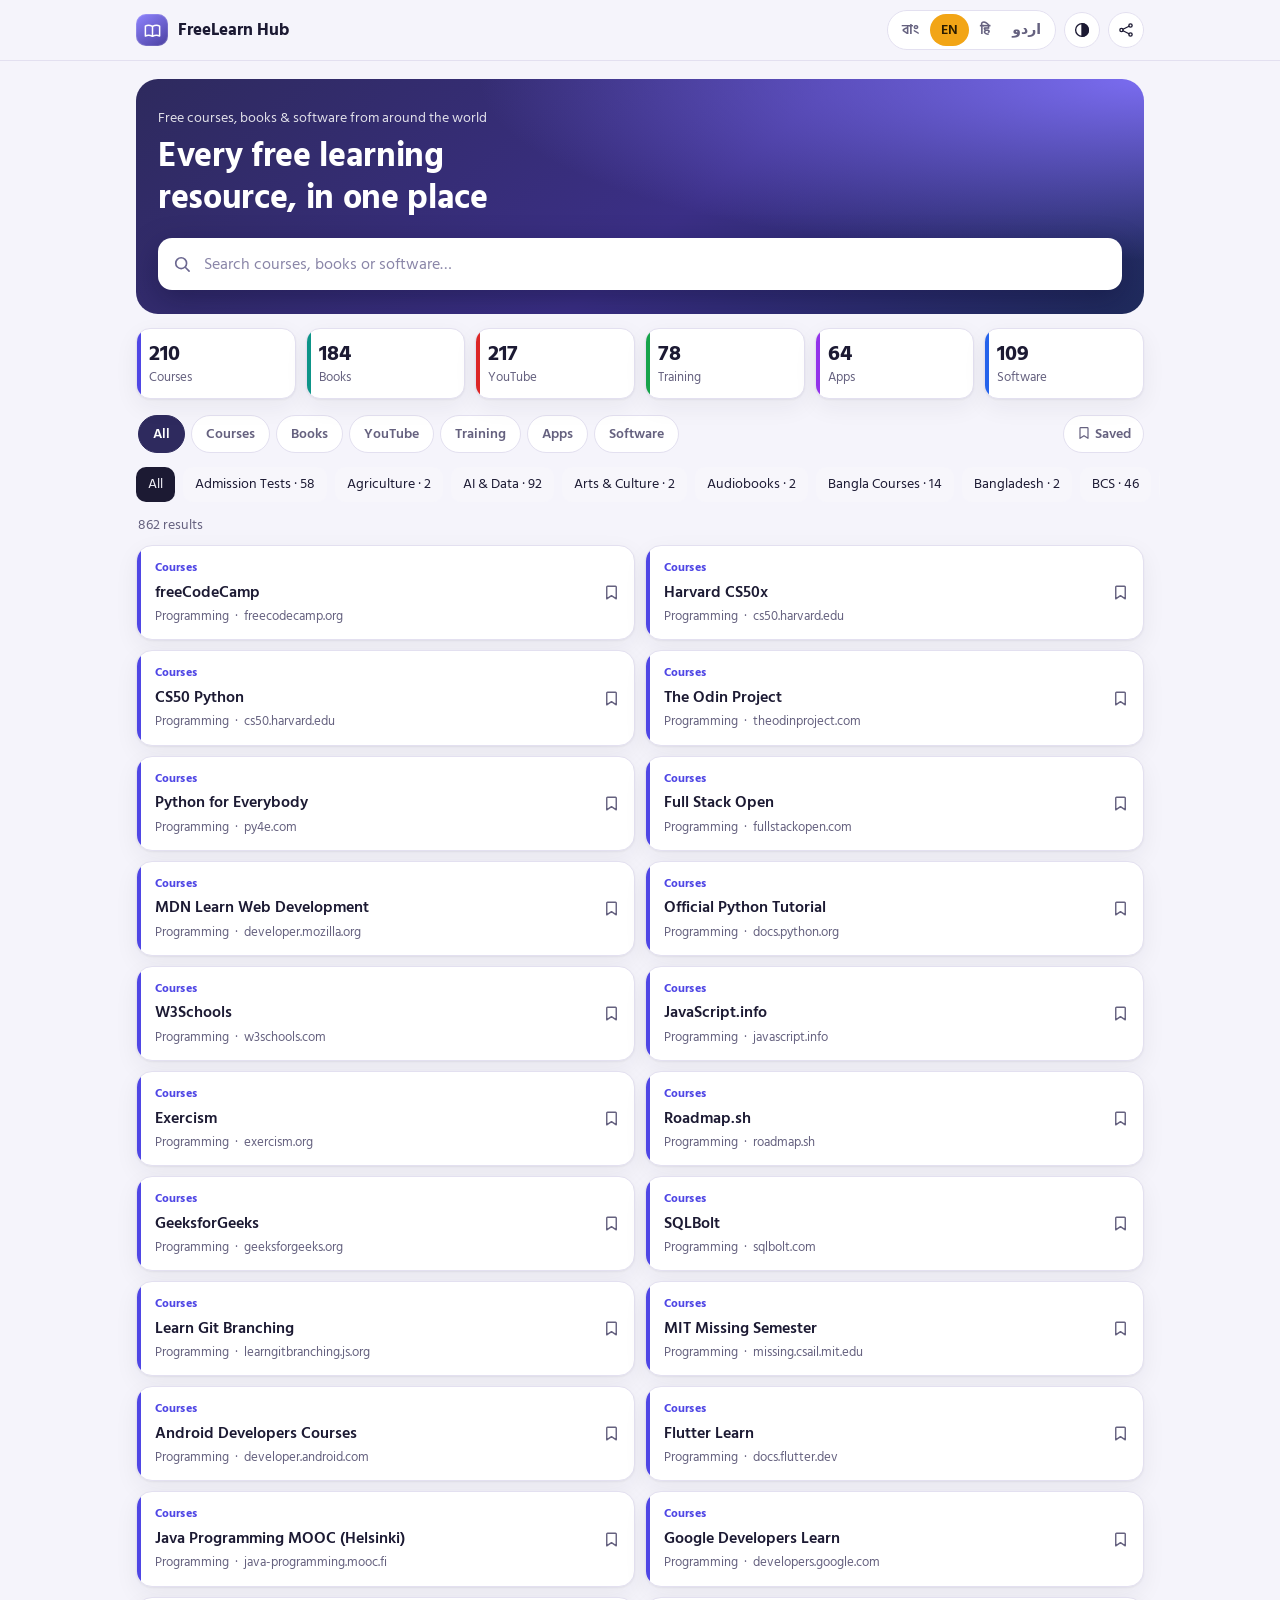
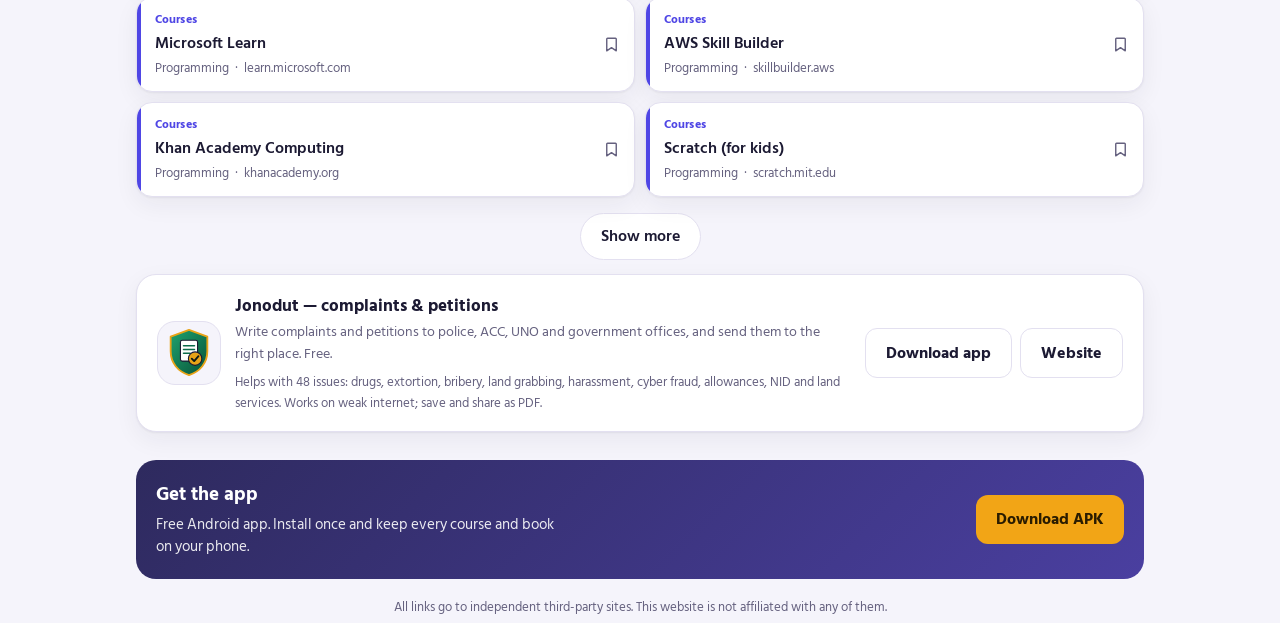
<file: index.html>
<!doctype html>
<html lang="bn">
<head>
<meta charset="utf-8">
<meta name="viewport" content="width=device-width,initial-scale=1,viewport-fit=cover">
<title>FreeLearn Hub — ফ্রি কোর্স, বই ও সফটওয়্যার</title>
<meta name="description" content="বিশ্বের ফ্রি কোর্স, বই, ইউটিউব চ্যানেল ও সফটওয়্যার এক জায়গায়। বাংলা, English, हिन्दी, اردو।">
<meta name="theme-color" content="#2E2A5E">
<link rel="manifest" href="manifest.json">
<link rel="icon" href="icon-192.png">
<link rel="apple-touch-icon" href="icon-192.png">
<link rel="preconnect" href="https://fonts.googleapis.com">
<link rel="preconnect" href="https://fonts.gstatic.com" crossorigin>
<link href="https://fonts.googleapis.com/css2?family=Hind+Siliguri:wght@400;500;600;700&family=Noto+Sans+Devanagari:wght@400;600;700&family=Noto+Nastaliq+Urdu:wght@500;700&display=swap" rel="stylesheet">
<link rel="stylesheet" href="style.css">
</head>
<body>

<header class="top">
  <div class="wrap bar">
    <a class="brand" href="./" aria-label="FreeLearn Hub">
      <span class="mark" aria-hidden="true"><svg viewBox="0 0 24 24"><path d="M3 6.5C5.5 5 8.5 5 12 6.8 15.5 5 18.5 5 21 6.5V19c-2.5-1.5-5.5-1.5-9 .3-3.5-1.8-6.5-1.8-9-.3z"/><path d="M12 6.8V19.3"/></svg></span>
      <span id="brand">FreeLearn Hub</span>
    </a>
    <div class="tools">
      <div class="seg" id="langSeg" role="group" aria-label="Language"></div>
      <button class="icon" id="themeBtn" type="button" aria-label="Theme"></button>
      <button class="icon" id="shareBtn" type="button" aria-label="Share"></button>
    </div>
  </div>
</header>

<main class="wrap">
  <section class="hero">
    <p class="kicker" id="tag"></p>
    <h1 id="h1"></h1>
    <label class="search">
      <svg viewBox="0 0 24 24" aria-hidden="true"><circle cx="11" cy="11" r="6.5"/><path d="m16.5 16.5 4 4"/></svg>
      <input id="q" type="search" autocomplete="off" enterkeyhint="search">
    </label>
  </section>

  <section class="stats" id="stats" aria-label="Counts"></section>

  <section class="toolbar">
    <div class="tabs" id="tabs" role="tablist"></div>
    <button class="saved" id="savedBtn" type="button" aria-pressed="false"></button>
  </section>

  <div class="cats" id="cats" role="group" aria-label="Categories"></div>
  <p class="meta" id="meta" aria-live="polite"></p>

  <ul class="list" id="list"></ul>
  <button class="more" id="more" type="button" hidden></button>

  <section class="jd" aria-labelledby="jdT">
    <div class="jd-mark" aria-hidden="true"><svg width="52" height="58" viewBox="0 0 72 80" aria-hidden="true"><defs><linearGradient id="jdg2" x1="0" y1="0" x2="1" y2="1"><stop offset="0" stop-color="#1fa36f"/><stop offset="1" stop-color="#075238"/></linearGradient></defs><path d="M36 3 66 14v24c0 19-12 33-30 39C18 71 6 57 6 38V14z" fill="url(#jdg2)" stroke="#e8a317" stroke-width="3"/><rect x="22" y="20" width="28" height="34" rx="3" fill="#fff"/><path d="M27 29h18M27 35h18M27 41h11" stroke="#0b6b4a" stroke-width="2.5" stroke-linecap="round"/><circle cx="46" cy="50" r="11" fill="#e8a317"/><path d="m40.5 50 4 4 7-8" fill="none" stroke="#0d1814" stroke-width="3" stroke-linecap="round" stroke-linejoin="round"/></svg></div>
    <div class="jd-text">
      <h2 id="jdT"></h2>
      <p id="jdP"></p>
      <p class="jd-sub" id="jdS"></p>
    </div>
    <div class="jd-acts">
      <a class="btn ghost" id="jdA" href="https://github.com/sbd-r/jonodut-app/releases/latest/download/jonodut-release.apk" rel="noopener"></a>
      <a class="btn ghost" id="jdW" href="https://sbd-r.github.io/jonodut/" target="_blank" rel="noopener"></a>
    </div>
  </section>

  <section class="get" aria-labelledby="getT">
    <div class="get-text">
      <h2 id="getT"></h2>
      <p id="getP"></p>
    </div>
    <a class="btn" id="getA" href="https://github.com/sbd-r/freelearn-hub/releases/latest/download/freelearn-release.apk" rel="noopener"></a>
  </section>

  <p class="disc" id="disc"></p>
</main>

<div class="toast" id="toast" role="status" aria-live="polite" hidden></div>

<script src="labels.js"></script>
<script src="data.js"></script>
<script src="data2a.js"></script>
<script src="data2b.js"></script>
<script src="data3.js"></script>
<script src="data4.js"></script>
<script src="data5.js"></script>
<script src="data6.js"></script>
<script src="site.js"></script>
<script src="share.js"></script>
</body>
</html>
</file>
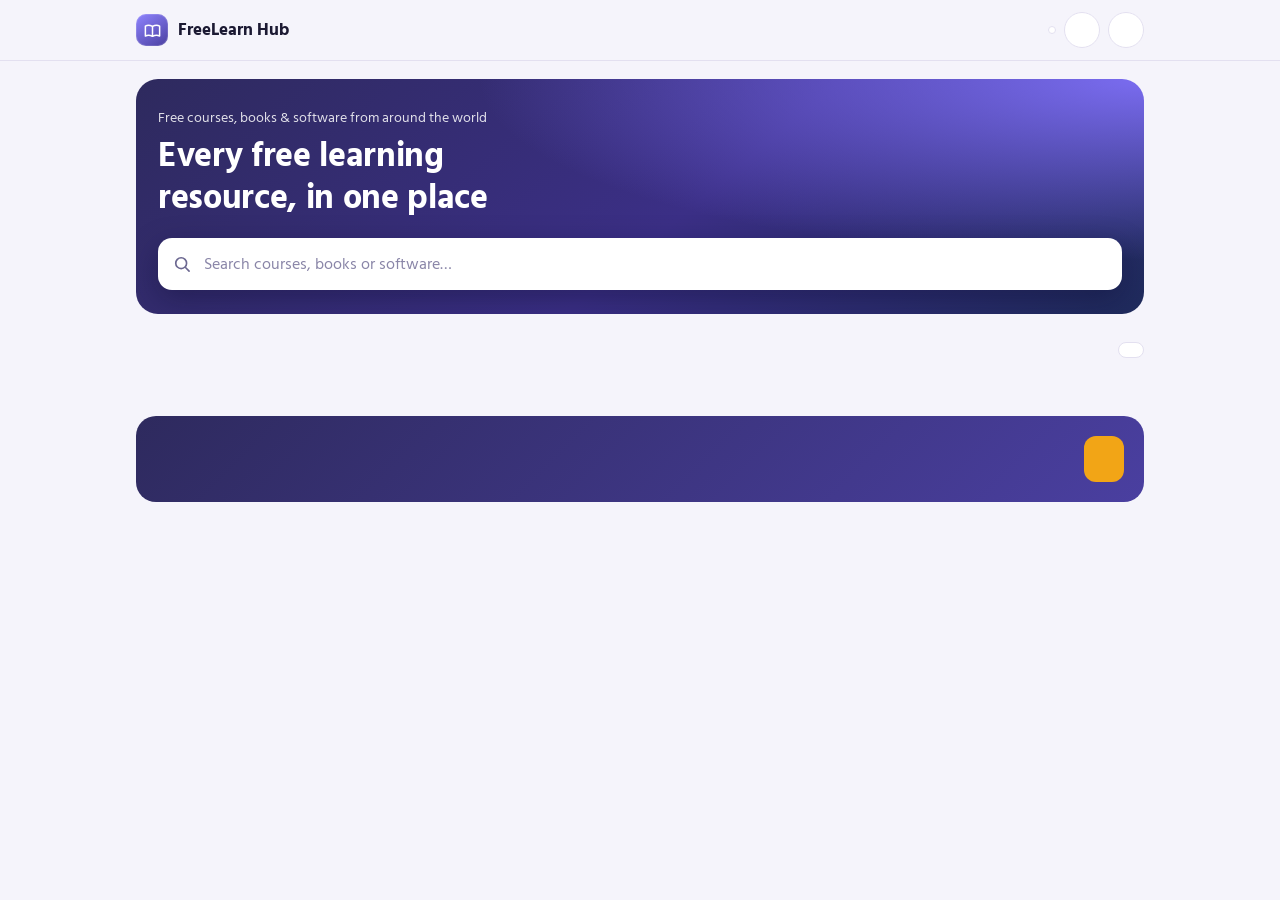
<file: index (1).html>
<!doctype html>
<html lang="bn">
<head>
<meta charset="utf-8">
<meta name="viewport" content="width=device-width,initial-scale=1,viewport-fit=cover">
<title>FreeLearn Hub — ফ্রি কোর্স, বই ও সফটওয়্যার</title>
<meta name="description" content="বিশ্বের ফ্রি কোর্স, বই, ইউটিউব চ্যানেল ও সফটওয়্যার এক জায়গায়। বাংলা, English, हिन्दी, اردو।">
<meta name="theme-color" content="#2E2A5E">
<link rel="manifest" href="manifest.json">
<link rel="icon" href="icon-192.png">
<link rel="apple-touch-icon" href="icon-192.png">
<link rel="preconnect" href="https://fonts.googleapis.com">
<link rel="preconnect" href="https://fonts.gstatic.com" crossorigin>
<link href="https://fonts.googleapis.com/css2?family=Hind+Siliguri:wght@400;500;600;700&family=Noto+Sans+Devanagari:wght@400;600;700&family=Noto+Nastaliq+Urdu:wght@500;700&display=swap" rel="stylesheet">
<link rel="stylesheet" href="style.css">
</head>
<body>

<header class="top">
  <div class="wrap bar">
    <a class="brand" href="./" aria-label="FreeLearn Hub">
      <span class="mark" aria-hidden="true"><svg viewBox="0 0 24 24"><path d="M3 6.5C5.5 5 8.5 5 12 6.8 15.5 5 18.5 5 21 6.5V19c-2.5-1.5-5.5-1.5-9 .3-3.5-1.8-6.5-1.8-9-.3z"/><path d="M12 6.8V19.3"/></svg></span>
      <span id="brand">FreeLearn Hub</span>
    </a>
    <div class="tools">
      <div class="seg" id="langSeg" role="group" aria-label="Language"></div>
      <button class="icon" id="themeBtn" type="button" aria-label="Theme"></button>
      <button class="icon" id="shareBtn" type="button" aria-label="Share"></button>
    </div>
  </div>
</header>

<main class="wrap">
  <section class="hero">
    <p class="kicker" id="tag"></p>
    <h1 id="h1"></h1>
    <label class="search">
      <svg viewBox="0 0 24 24" aria-hidden="true"><circle cx="11" cy="11" r="6.5"/><path d="m16.5 16.5 4 4"/></svg>
      <input id="q" type="search" autocomplete="off" enterkeyhint="search">
    </label>
  </section>

  <section class="stats" id="stats" aria-label="Counts"></section>

  <section class="toolbar">
    <div class="tabs" id="tabs" role="tablist"></div>
    <button class="saved" id="savedBtn" type="button" aria-pressed="false"></button>
  </section>

  <div class="cats" id="cats" role="group" aria-label="Categories"></div>
  <p class="meta" id="meta" aria-live="polite"></p>

  <ul class="list" id="list"></ul>
  <button class="more" id="more" type="button" hidden></button>

  <section class="get" aria-labelledby="getT">
    <div class="get-text">
      <h2 id="getT"></h2>
      <p id="getP"></p>
    </div>
    <a class="btn" id="getA" href="https://github.com/sbd-r/freelearn-hub/releases/latest/download/freelearn-release.apk" rel="noopener"></a>
  </section>

  <p class="disc" id="disc"></p>
</main>

<div class="toast" id="toast" role="status" aria-live="polite" hidden></div>

<script src="labels.js"></script>
<script src="data.js"></script>
<script src="data2a.js"></script>
<script src="data2b.js"></script>
<script src="data3.js"></script>
<script src="data4.js"></script>
<script src="data5.js"></script>
<script src="data6.js"></script>
<script src="site.js"></script>
</body>
</html>
</file>
<file: style.css>
/* FreeLearn Hub — website styles.
   Palette: deep indigo (brand) + warm amber (action). Type colours per kind. */
:root{
  --bg:#f5f4fb; --card:#ffffff; --ink:#1c1a33; --mut:#65617f; --line:#e3e0f0;
  --brand:#2e2a5e; --brand2:#4a3fa0; --accent:#f2a516; --accent-ink:#2a1c00;
  --shadow:0 1px 2px rgba(28,26,51,.06),0 8px 24px rgba(28,26,51,.06);
  --r:16px; --gut:16px;
  --c:#4f46e5; --b:#0d9488; --s:#2563eb; --t:#16a34a; --a:#9333ea; --y:#dc2626;
  color-scheme: light;
}
:root[data-theme="dark"]{
  --bg:#0f0d1f; --card:#19162e; --ink:#ebe8ff; --mut:#a7a3c9; --line:#2b2749;
  --brand:#1b1845; --brand2:#6d62e6; --accent:#f7b43a; --accent-ink:#2a1c00;
  --shadow:0 1px 2px rgba(0,0,0,.4),0 10px 28px rgba(0,0,0,.35);
  --c:#8b85ff; --b:#2dd4bf; --s:#60a5fa; --t:#4ade80; --a:#c084fc; --y:#f87171;
  color-scheme: dark;
}
@media (prefers-color-scheme: dark){
  :root:not([data-theme="light"]){
    --bg:#0f0d1f; --card:#19162e; --ink:#ebe8ff; --mut:#a7a3c9; --line:#2b2749;
    --brand:#1b1845; --brand2:#6d62e6; --accent:#f7b43a; --accent-ink:#2a1c00;
    --shadow:0 1px 2px rgba(0,0,0,.4),0 10px 28px rgba(0,0,0,.35);
    --c:#8b85ff; --b:#2dd4bf; --s:#60a5fa; --t:#4ade80; --a:#c084fc; --y:#f87171;
    color-scheme: dark;
  }
}

*{box-sizing:border-box}
svg{fill:none; stroke:currentColor; stroke-width:1.8; stroke-linecap:round; stroke-linejoin:round; flex:none}
html,body{margin:0}
body{
  background:var(--bg); color:var(--ink);
  font-family:"Hind Siliguri",system-ui,-apple-system,"Segoe UI",sans-serif;
  font-size:16px; line-height:1.55; -webkit-font-smoothing:antialiased;
  min-height:100vh;
}
:lang(hi) body, body:lang(hi){font-family:"Noto Sans Devanagari","Hind Siliguri",system-ui,sans-serif}
:lang(ur) body, body:lang(ur){font-family:"Noto Nastaliq Urdu","Hind Siliguri",serif; line-height:2}
button,input{font:inherit;color:inherit}
a{color:inherit}
:focus-visible{outline:3px solid var(--accent); outline-offset:2px; border-radius:8px}
[hidden]{display:none !important}

.wrap{max-width:1040px; margin:0 auto; padding:0 var(--gut)}

/* ---------- top bar ---------- */
.top{position:sticky; top:0; z-index:20; background:color-mix(in srgb, var(--bg) 88%, transparent);
  -webkit-backdrop-filter:blur(12px); backdrop-filter:blur(12px); border-bottom:1px solid var(--line)}
.bar{display:flex; align-items:center; justify-content:space-between; gap:12px; height:60px}
.brand{display:flex; align-items:center; gap:10px; text-decoration:none; font-weight:700; font-size:17px; min-width:0}
.brand span:last-child{white-space:nowrap; overflow:hidden; text-overflow:ellipsis}
.mark{width:32px; height:32px; border-radius:10px; flex:none; display:grid; place-items:center;
  background:linear-gradient(145deg,#8f84ff,#4a3fa0); box-shadow:inset 0 0 0 1px rgba(255,255,255,.14)}
.mark svg{width:19px; height:19px; fill:none; stroke:#fff; stroke-width:1.9; stroke-linejoin:round; stroke-linecap:round}
.tools{display:flex; align-items:center; gap:8px; flex:none}
.seg{display:flex; background:var(--card); border:1px solid var(--line); border-radius:999px; padding:3px}
.seg button{border:0; background:none; padding:5px 11px; border-radius:999px; font-size:14px; font-weight:600; cursor:pointer; color:var(--mut)}
.seg button[aria-pressed="true"]{background:var(--accent); color:var(--accent-ink)}
.icon{width:36px; height:36px; border-radius:50%; border:1px solid var(--line); background:var(--card);
  display:grid; place-items:center; cursor:pointer; color:var(--ink); font-size:13px; font-weight:700; padding:0}
.icon svg{width:18px; height:18px; fill:none; stroke:currentColor; stroke-width:1.8; stroke-linecap:round; stroke-linejoin:round}

/* ---------- hero ---------- */
.hero{position:relative; margin:18px 0 14px; padding:28px 22px 24px; border-radius:22px; color:#fff; overflow:hidden;
  background:radial-gradient(120% 140% at 100% 0%, #7a6cf0 0%, transparent 55%),
             linear-gradient(140deg,#2e2a5e 0%,#3b2f86 55%,#1f2b5c 100%)}
.kicker{margin:0 0 6px; opacity:.85; font-size:14px}
.hero h1{margin:0 0 18px; font-size:clamp(24px,4.6vw,34px); line-height:1.25; font-weight:700; letter-spacing:-.01em; max-width:20ch}
.search{display:flex; align-items:center; gap:10px; background:#fff; color:#1c1a33; border-radius:14px; padding:0 14px; height:52px; box-shadow:0 10px 30px rgba(10,8,40,.35)}
.search svg{width:20px; height:20px; fill:none; stroke:#6b6790; stroke-width:2; stroke-linecap:round; flex:none}
.search input{flex:1; min-width:0; border:0; outline:0; background:transparent; font-size:16px; color:#1c1a33; height:100%}
.search input::placeholder{color:#8a86a8}

/* ---------- stats (bento) ---------- */
.stats{display:grid; grid-template-columns:repeat(3,1fr); gap:10px; margin-bottom:14px}
.stat{appearance:none; text-align:left; border:1px solid var(--line); background:var(--card); border-radius:14px; padding:12px 12px 11px; cursor:pointer; box-shadow:var(--shadow); position:relative; overflow:hidden}
.stat::before{content:""; position:absolute; left:0; top:0; bottom:0; width:4px; background:var(--k)}
.stat b{display:block; font-size:22px; line-height:1.1; font-variant-numeric:tabular-nums}
.stat span{display:block; color:var(--mut); font-size:13px; margin-top:2px}
.stat[aria-pressed="true"]{border-color:var(--k); box-shadow:0 0 0 2px var(--k) inset}

/* ---------- toolbar, tabs, chips ---------- */
.toolbar{display:flex; align-items:center; justify-content:space-between; gap:10px; margin:6px 0 10px}
.tabs{display:flex; gap:6px; overflow-x:auto; scrollbar-width:none; padding:2px}
.tabs::-webkit-scrollbar{display:none}
.tabs button{flex:none; border:1px solid var(--line); background:var(--card); border-radius:999px; padding:7px 14px; font-weight:600; font-size:14px; cursor:pointer; color:var(--mut)}
.tabs button[aria-selected="true"]{background:var(--brand); border-color:var(--brand); color:#fff}
.saved svg{width:16px; height:16px; vertical-align:-3px}
.saved{flex:none; border:1px solid var(--line); background:var(--card); border-radius:999px; padding:7px 12px; font-size:14px; font-weight:600; cursor:pointer; color:var(--mut)}
.saved[aria-pressed="true"]{background:var(--accent); border-color:var(--accent); color:var(--accent-ink)}

.cats{display:flex; gap:8px; overflow-x:auto; scrollbar-width:none; padding:2px 0 8px; margin:0 calc(var(--gut) * -1); padding-left:var(--gut); padding-right:var(--gut)}
.cats::-webkit-scrollbar{display:none}
.cats button{flex:none; border:0; background:color-mix(in srgb, var(--card) 70%, var(--line)); border-radius:10px; padding:7px 12px; font-size:13.5px; cursor:pointer; color:var(--ink); white-space:nowrap}
.cats button[aria-pressed="true"]{background:var(--ink); color:var(--bg)}

.meta{margin:4px 2px 10px; color:var(--mut); font-size:14px}

/* ---------- list ---------- */
.list{list-style:none; margin:0; padding:0; display:grid; gap:10px; grid-template-columns:1fr}
.card{position:relative; background:var(--card); border:1px solid var(--line); border-radius:var(--r); box-shadow:var(--shadow); display:flex; align-items:stretch; overflow:hidden; --k:var(--c)}
.card::before{content:""; width:4px; background:var(--k); flex:none}
.card .go{flex:1; min-width:0; display:flex; flex-direction:column; gap:3px; padding:13px 6px 13px 14px; text-decoration:none}
.card .go:hover .nm{text-decoration:underline; text-underline-offset:3px}
.kind{font-size:12px; font-weight:700; color:var(--k); letter-spacing:.01em}
.nm{font-weight:600; font-size:16px; line-height:1.4; overflow-wrap:anywhere}
.sub{color:var(--mut); font-size:13px; display:flex; gap:6px; flex-wrap:wrap}
.sv{flex:none; border:0; background:none; width:46px; display:grid; place-items:center; cursor:pointer; color:var(--mut)}
.sv svg{width:19px; height:19px; fill:none; stroke:currentColor; stroke-width:1.8; stroke-linejoin:round}
.sv[aria-pressed="true"]{color:var(--accent)}
.sv[aria-pressed="true"] svg{fill:currentColor}
.card[data-t="c"]{--k:var(--c)} .card[data-t="b"]{--k:var(--b)} .card[data-t="s"]{--k:var(--s)}
.card[data-t="t"]{--k:var(--t)} .card[data-t="a"]{--k:var(--a)} .card[data-t="y"]{--k:var(--y)}

.more{display:block; margin:16px auto 0; border:1px solid var(--line); background:var(--card); border-radius:999px; padding:10px 20px; font-weight:600; cursor:pointer}
.empty{grid-column:1/-1; text-align:center; color:var(--mut); padding:40px 10px}

@media (max-width:480px){
  .brand span:last-child{display:none}
  .seg button{padding:5px 9px}
}

@media (min-width:720px){
  .list{grid-template-columns:1fr 1fr}
  .stats{grid-template-columns:repeat(6,1fr)}
}

/* ---------- app download ---------- */
.get{display:flex; flex-wrap:wrap; align-items:center; justify-content:space-between; gap:14px; margin:28px 0 14px; padding:20px; border-radius:20px;
  background:linear-gradient(135deg,var(--brand),var(--brand2)); color:#fff}
.get h2{margin:0 0 4px; font-size:19px}
.get p{margin:0; opacity:.9; font-size:14.5px; max-width:52ch}
.btn{display:inline-flex; align-items:center; justify-content:center; background:var(--accent); color:var(--accent-ink); text-decoration:none; font-weight:700; padding:12px 20px; border-radius:12px; min-height:46px}

.disc{color:var(--mut); font-size:13px; text-align:center; margin:18px 0 6px}
.foot{padding:10px 0 40px}

.toast{position:fixed; left:50%; bottom:22px; transform:translateX(-50%); background:var(--ink); color:var(--bg); padding:10px 16px; border-radius:12px; font-size:14px; z-index:50; box-shadow:var(--shadow)}

@media (prefers-reduced-motion:no-preference){
  .card{transition:transform .15s ease, box-shadow .15s ease}
  .card:active{transform:scale(.99)}
}

/* ---------- Jonodut cross-link card ---------- */
.jd{display:flex; flex-wrap:wrap; align-items:center; gap:14px; margin:14px 0 0; padding:18px 20px; border-radius:20px;
  background:var(--card); border:1px solid var(--line); box-shadow:var(--shadow)}
.jd-mark{width:64px; height:64px; border-radius:18px; flex:none; display:grid; place-items:center; background:var(--bg); border:1px solid var(--line)}
.jd-mark svg{width:44px; height:auto}
.jd-text{flex:1; min-width:180px}
.jd-text h2{margin:0 0 2px; font-size:17px}
.jd-text p{margin:0; color:var(--mut); font-size:14px; line-height:1.6}
.jd-text .jd-sub{margin-top:6px; font-size:13px}
.jd-acts{display:flex; gap:8px; flex-wrap:wrap}
.btn.ghost{background:transparent; color:var(--ink); border:1px solid var(--line)}
</file>
